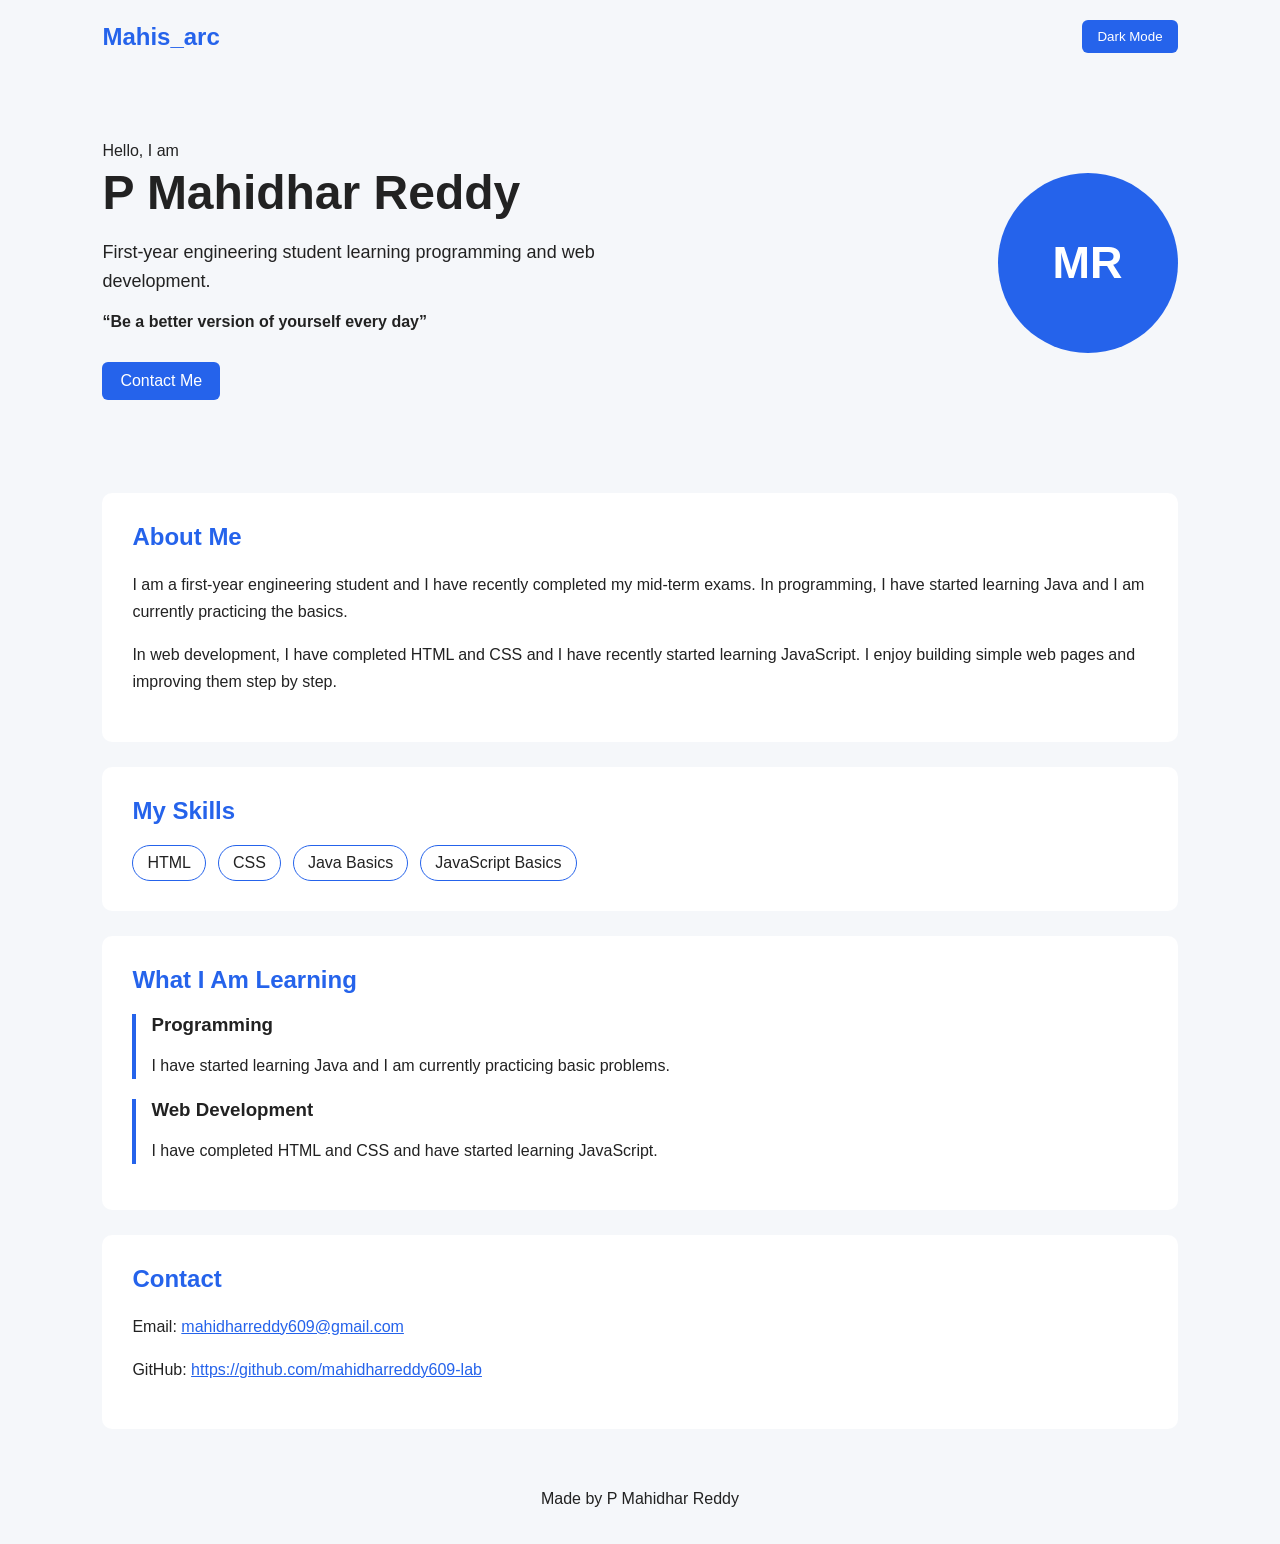
<file: index.html>
<!DOCTYPE html>
<html lang="en">
<head>
    <meta charset="UTF-8">
    <meta name="viewport" content="width=device-width, initial-scale=1.0">
    <title>Student Portfolio</title>
    <link rel="stylesheet" href="style.css">
</head>
<body>

    <header>
        <nav>
            <h2 class="logo">Mahis_arc</h2>
            <button id="themeBtn">Dark Mode</button>
        </nav>

        <div class="hero">
            <div class="hero-text">
                <p class="small-text">Hello, I am</p>
                <h1>P Mahidhar Reddy</h1>
                <p class="intro">
                    First-year engineering student learning programming and web development.
                </p>
                <p><strong>“Be a better version of yourself every day”</strong></p>
                <a href="#contact" class="btn">Contact Me</a>
            </div>

            <div class="avatar">
                MR
            </div>
        </div>
    </header>

    <main>

        <section id="about">
            <h2>About Me</h2>
            <p>
                I am a first-year engineering student and I have recently completed my mid-term exams.
                In programming, I have started learning Java and I am currently practicing the basics.
            </p>

            <p>
                In web development, I have completed HTML and CSS and I have recently started learning
                JavaScript. I enjoy building simple web pages and improving them step by step.
            </p>
        </section>

        <section id="skills">
            <h2>My Skills</h2>

            <div class="skills-list">
                <span>HTML</span>
                <span>CSS</span>
                <span>Java Basics</span>
                <span>JavaScript Basics</span>
            </div>
        </section>

        <section id="learning">
            <h2>What I Am Learning</h2>

            <div class="learning-card">
                <h3>Programming</h3>
                <p>I have started learning Java and I am currently practicing basic problems.</p>
            </div>

            <div class="learning-card">
                <h3>Web Development</h3>
                <p>I have completed HTML and CSS and have started learning JavaScript.</p>
            </div>
        </section>

        <section id="contact">
            <h2>Contact</h2>

            <p>
                Email:
                <a href="mailto:mahidharreddy609@gmail.com">mahidharreddy609@gmail.com</a>
            </p>

            <p>
                GitHub:
                <a href="https://github.com/mahidharreddy609-lab" target="_blank">https://github.com/mahidharreddy609-lab</a>
            </p>
        </section>

    </main>

    <footer>
        <p>Made by P Mahidhar Reddy</p>
    </footer>

    <script src="script.js"></script>
</body>
</html>
</file>
<file: style.css>
:root {
    --bg: #f5f7fa;
    --text: #222222;
    --accent: #2563eb;
    --card-bg: #ffffff;
}

body.dark-theme {
    --bg: #121826;
    --text: #f3f4f6;
    --accent: #60a5fa;
    --card-bg: #1f2937;
}

* {
    box-sizing: border-box;
}

body {
    margin: 0;
    font-family: Arial, sans-serif;
    background-color: var(--bg);
    color: var(--text);
}

header {
    padding: 20px 8%;
}

nav {
    display: flex;
    justify-content: space-between;
    align-items: center;
}

.logo {
    margin: 0;
    color: var(--accent);
}

#themeBtn {
    background-color: var(--accent);
    color: white;
    border: none;
    padding: 9px 15px;
    border-radius: 6px;
    cursor: pointer;
}

.hero {
    min-height: 420px;
    display: flex;
    justify-content: space-between;
    align-items: center;
    gap: 30px;
}

.hero-text {
    max-width: 550px;
}

.small-text {
    margin-bottom: 5px;
}

.hero h1 {
    font-size: 48px;
    margin: 0 0 10px 0;
}

.intro {
    font-size: 18px;
    line-height: 1.6;
}

.btn {
    display: inline-block;
    margin-top: 15px;
    padding: 10px 18px;
    background-color: var(--accent);
    color: white;
    text-decoration: none;
    border-radius: 6px;
}

.avatar {
    width: 180px;
    height: 180px;
    background-color: var(--accent);
    color: white;
    border-radius: 50%;
    display: flex;
    justify-content: center;
    align-items: center;
    font-size: 45px;
    font-weight: bold;
}

main {
    width: 84%;
    margin: auto;
}

section {
    background-color: var(--card-bg);
    padding: 30px;
    margin-bottom: 25px;
    border-radius: 10px;
}

section h2 {
    margin-top: 0;
    color: var(--accent);
}

section p {
    line-height: 1.7;
}

.skills-list {
    display: flex;
    flex-wrap: wrap;
    gap: 12px;
}

.skills-list span {
    padding: 8px 14px;
    border: 1px solid var(--accent);
    border-radius: 20px;
}

.learning-card {
    border-left: 4px solid var(--accent);
    padding-left: 15px;
    margin-top: 20px;
}

.learning-card h3 {
    margin-bottom: 5px;
}

#contact a {
    color: var(--accent);
}

footer {
    text-align: center;
    padding: 20px;
}

@media (max-width: 768px) {
    .hero {
        flex-direction: column;
        justify-content: center;
        text-align: center;
        padding: 40px 0;
    }

    .hero h1 {
        font-size: 36px;
    }

    .avatar {
        width: 140px;
        height: 140px;
        font-size: 36px;
    }

    main {
        width: 92%;
    }

    section {
        padding: 22px;
    }

    .skills-list {
        justify-content: center;
    }
}
</file>
